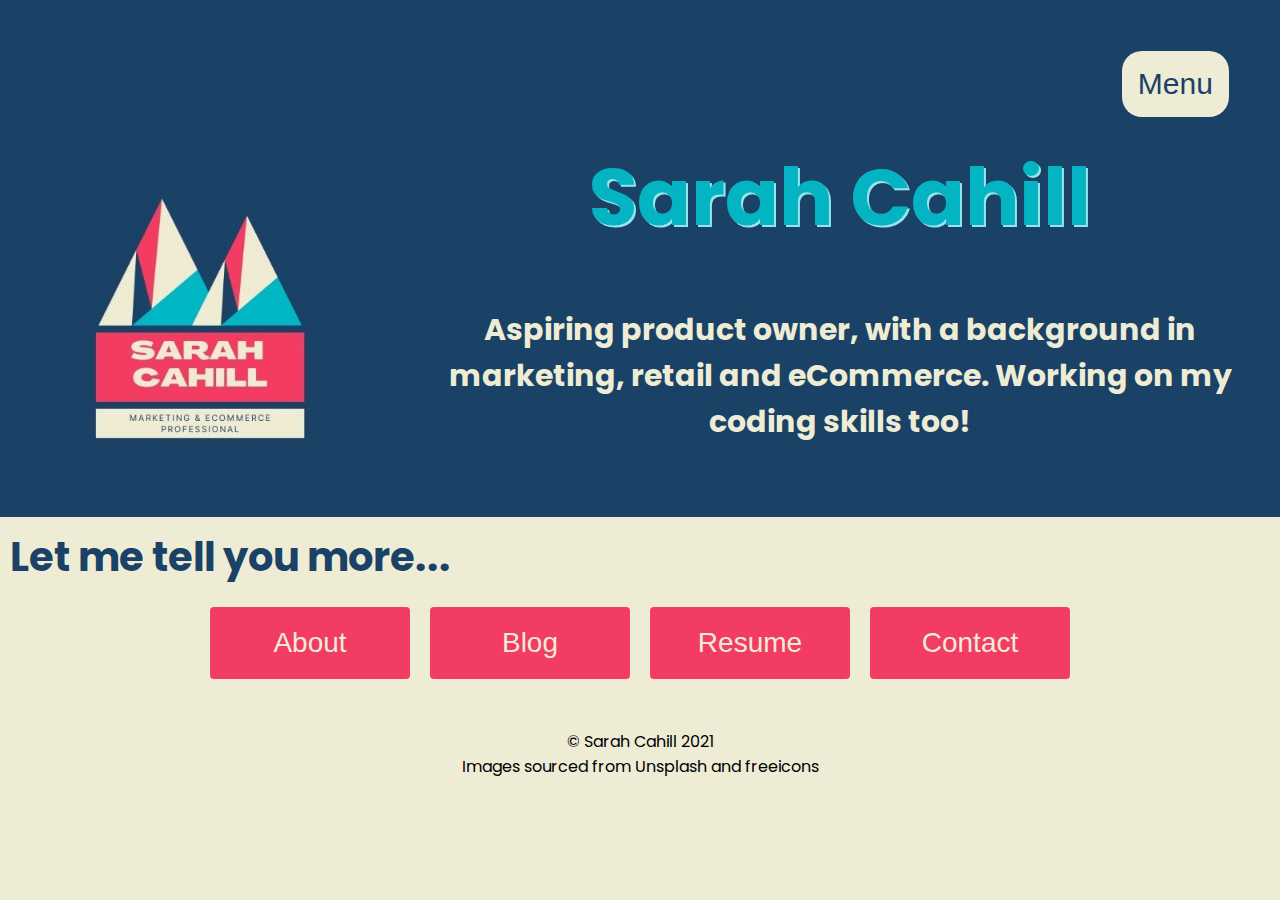
<file: index.html>
<!DOCTYPE html>
<html lang="en" id="homepage">
<head>
    <link rel="stylesheet" href="index.css" integrity="sha384-eA+w71prajrQJJOyFG/RJM9F56bM+4/PU+fOpID5RjTUm7W38ldej0hvmBP/+9u2%">
    <meta charset="UTF-8">
    <meta http-equiv="X-UA-Compatible" content="IE=edge">
    <meta name="viewport" content="width=device-width, initial-scale=1.0">
    <link rel="preconnect" href="https://fonts.gstatic.com">
    <link href="https://fonts.googleapis.com/css2?family=Nunito+Sans:wght@200&family=Poppins:wght@300&display=swap" rel="stylesheet">
    <title>Sarah&rsquo;s Portfolio</title>
    
</head>

<body>

<!-- Drop down menu -->
    <header>
        <div class="dropdown">
            <button class="dropbtn">Menu</button>
                <div class="dropdown-content">
                <a href="about.html">About</a>
                <a href="blog.html">Blog</a>
                <a href="resume.html">Resume</a>
                <a href="contact.html">Contact</a>
                </div>       
        </div>
    </header>

    <!-- Introduction and logo -->
    <section>
        <div class="top">
            <div class="logo">
                <img src="/img/logo.jpg" alt="sarah logo">
            </div>

            <div class="intro">
                <h1>Sarah Cahill</h1>
                <h3>Aspiring product owner, with a background in marketing, retail and eCommerce. Working on my coding skills too!</h3>
            </div>
        </div>    

    </section>

<!-- Links to other site pages -->
<section>
    <h2>Let me tell you more...</h2>

<div class="flex-container">
    <div class="inner-flex-container">
        <div class="flex-buttons">
            <a href="about.html" target="_blank"><button class="button"><span>About </span></button></a>
        </div>
    
        <div class="flex-buttons">
            <a href="blog.html" target="_blank"><button class="button"><span>Blog </span></button></a>
        </div>
    </div>
    <div class="inner-flex-container">
        <div class="flex-buttons">
            <a href="resume.html" target="_blank"><button class="button"><span>Resume </span></button></a>
        </div>

        <div class="flex-buttons">
            <a href="contact.html" target="_blank"><button class="button"><span>Contact </span></button></a>
        </div>
    </div>

</div>

</section>


<!-- Footer -->
    <footer>
        <div id="footer">
            <p>&copy; Sarah Cahill 2021<br>
            Images sourced from Unsplash and freeicons</p>
        </div>
    </footer>
</body>

</html>
</file>
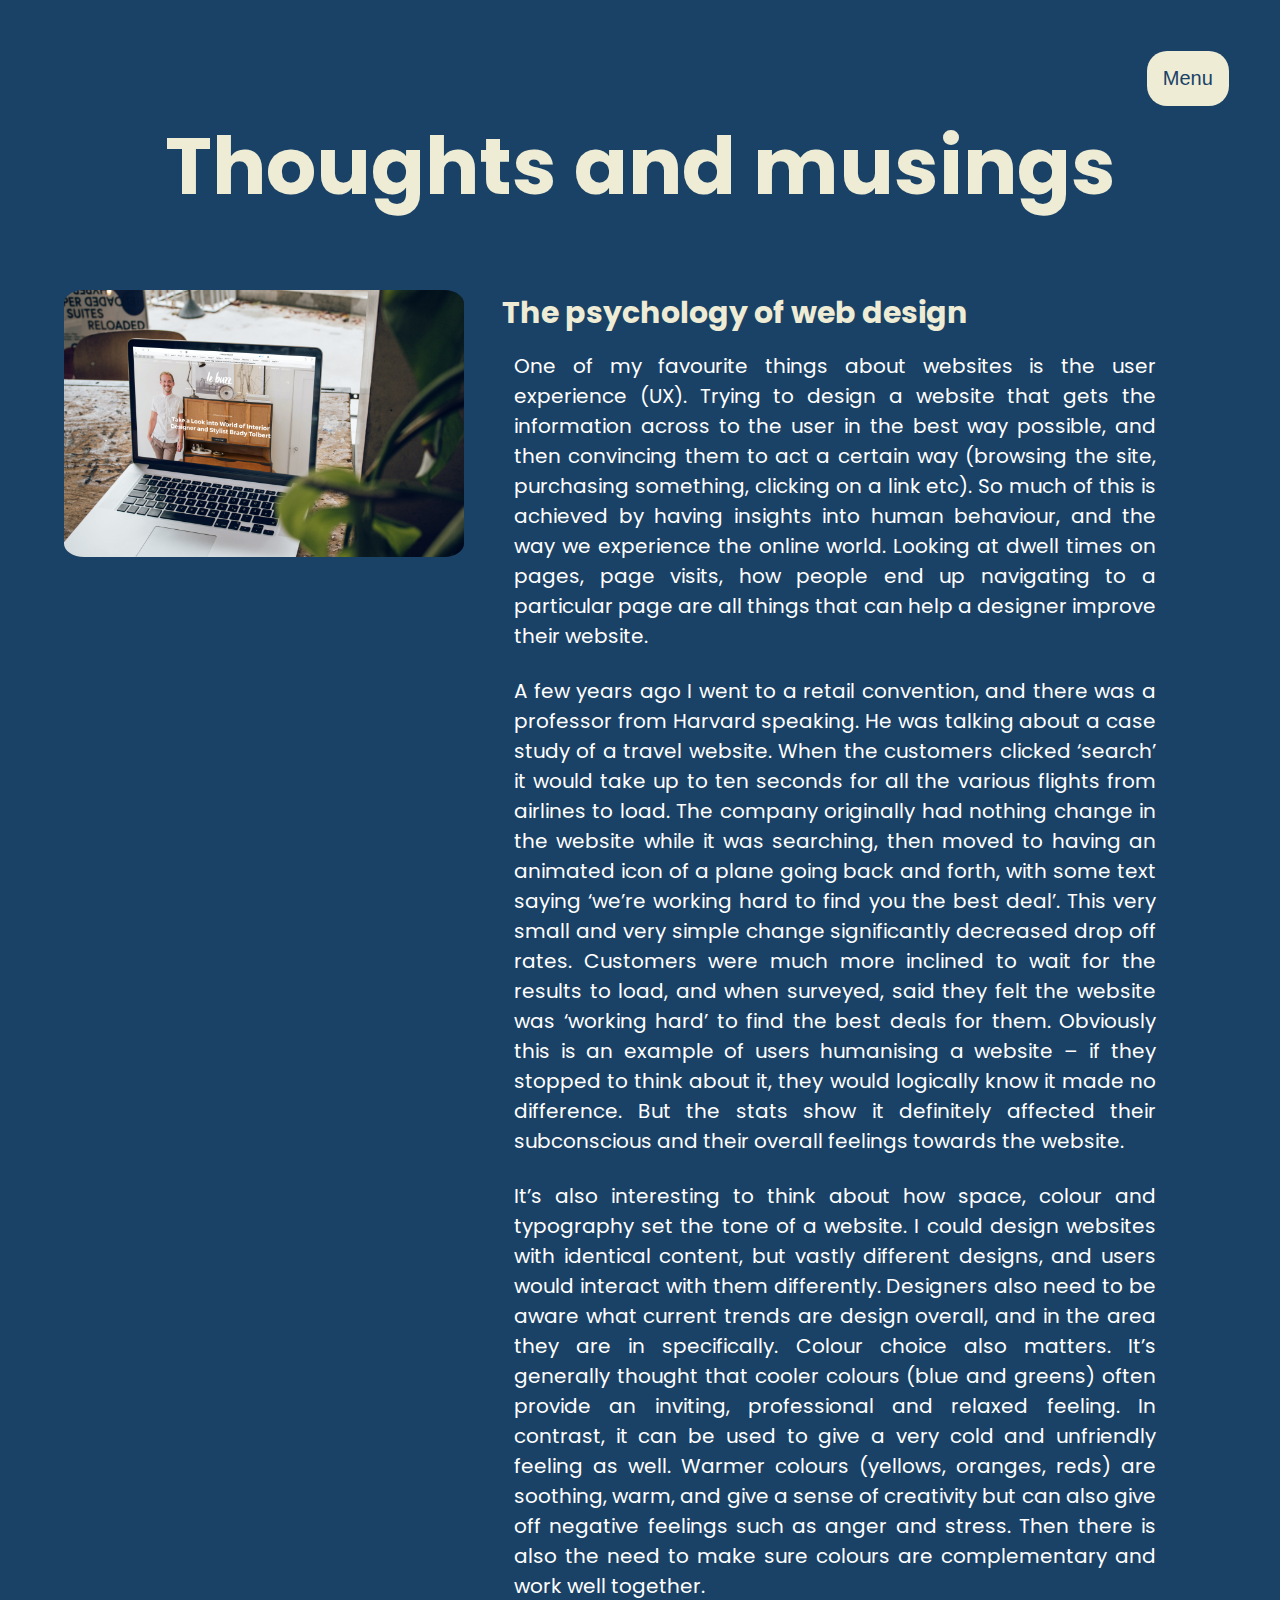
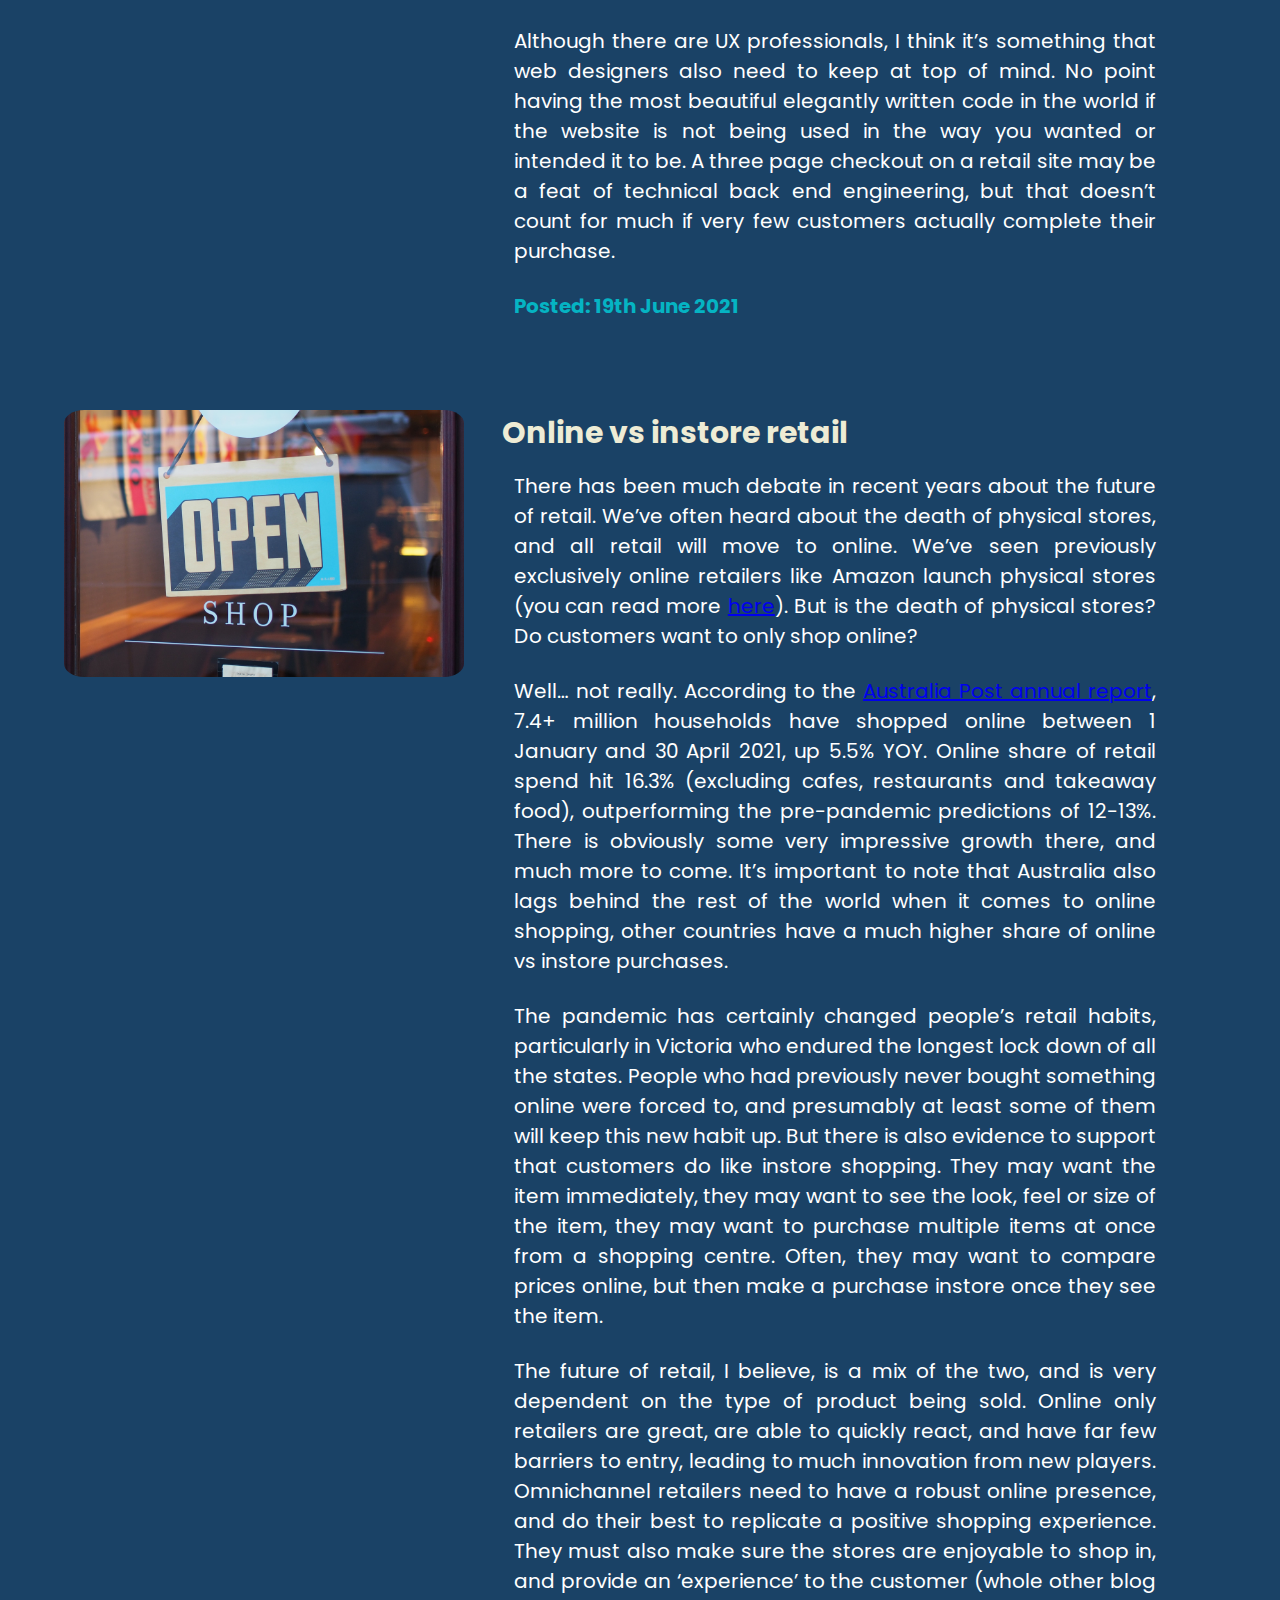
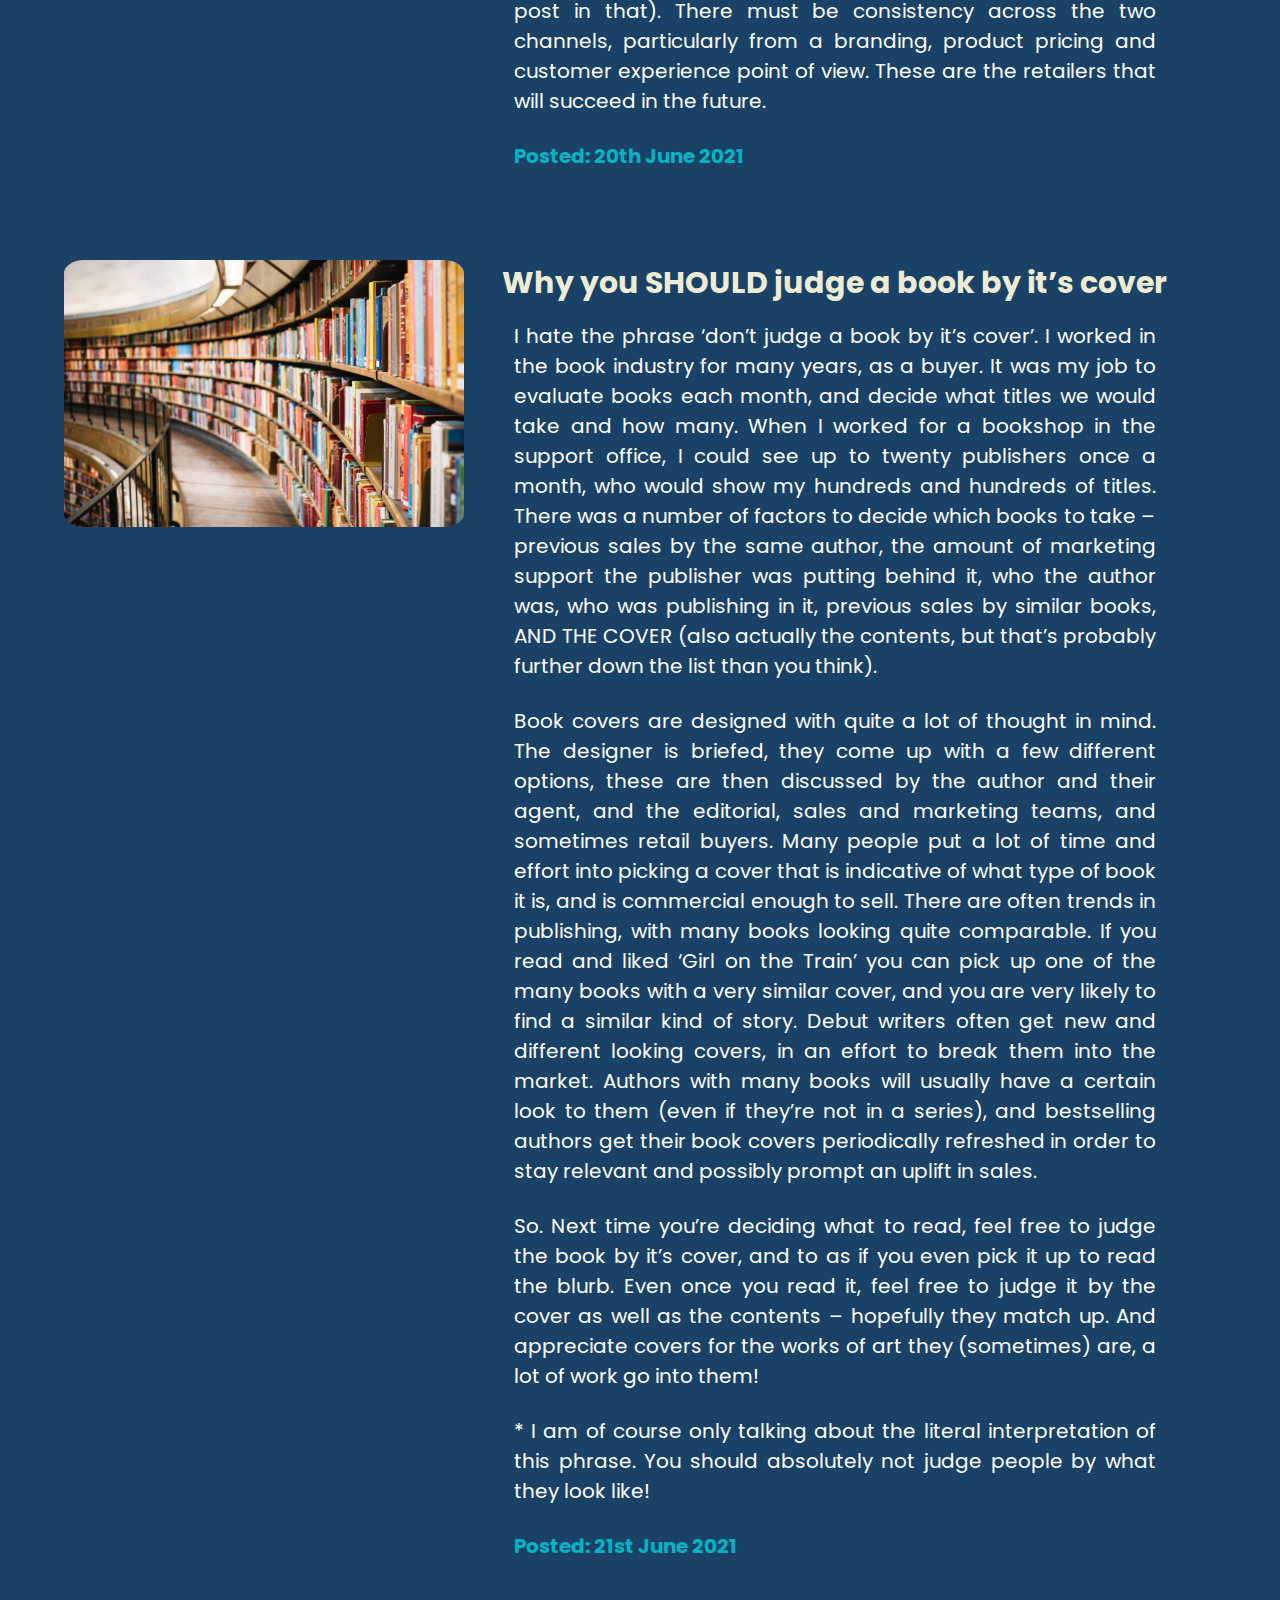
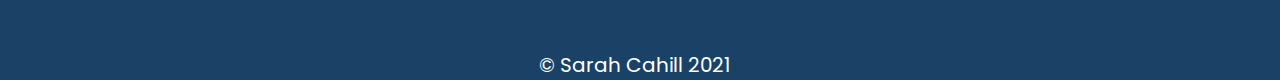
<file: blog.html>
<!DOCTYPE html>
<html lang="en" id="blog">
<head>
    <link rel="stylesheet" href="blog.css" integrity="sha384-puRkrB+nvyeFs7WM4y/j/iLPQvK+csP8pItLOhIH46IKYGnmvr0Sy7ppFkKgE3Go%">
    <meta charset="UTF-8">
    <meta http-equiv="X-UA-Compatible" content="IE=edge">
    <meta name="viewport" content="width=device-width, initial-scale=1.0">
    <link rel="preconnect" href="https://fonts.gstatic.com">
    <link href="https://fonts.googleapis.com/css2?family=Nunito+Sans:wght@200&family=Poppins:wght@300&display=swap" rel="stylesheet">
    <title>Sarah's Portfolio - Blog</title>
</head>

<body>

<!-- Drop down menu -->
<header>
    <div class="dropdown">
        <button class="dropbtn">Menu</button>
            <div class="dropdown-content">
            <a href="index.html">Home</a>
            <a href="about.html">About</a>
            <a href="resume.html">Resume</a>
            <a href="contact.html">Contact</a>
            </div>       
    </div>
</header>

<!-- Heading -->
    <div>
        <h1>Thoughts and musings</h1>
    </div>

<!-- Blog Posts -->
<section>
    <article class="flexbox-blog">
        <div class="blog-images">
            <img src="/img/website.jpg" alt="open laptop"/>
        </div>
        <div>
            <h3>The psychology of web design</h3>
            <p>One of my favourite things about websites is the user experience (UX). Trying to design a website that gets the information across to the user in the best way possible, and then convincing them to act a certain way (browsing the site, purchasing something, clicking on a link etc). So much of this is achieved by having insights into human behaviour, and the way we experience the online world. Looking at dwell times on pages, page visits, how people end up navigating to a particular page are all things that can help a designer improve their website.</p><br> 

            <p>A few years ago I went to a retail convention, and there was a professor from Harvard speaking. He was talking about a case study of a travel website. When the customers clicked ‘search’ it would take up to ten seconds for all the various flights from airlines to load. The company originally had nothing change in the website while it was searching, then moved to having an animated icon of a plane going back and forth, with some text saying ‘we’re working hard to find you the best deal’. This very small and very simple change significantly decreased drop off rates. Customers were much more inclined to wait for the results to load, and when surveyed, said they felt the website was ‘working hard’ to find the best deals for them. Obviously this is an example of users humanising a website – if they stopped to think about it, they would logically know it made no difference. But the stats show it definitely affected their subconscious and their overall feelings towards the website.</p><br> 
            
            <p>It’s also interesting to think about how space, colour and typography set the tone of a website. I could design websites with identical content, but vastly different designs, and users would interact with them differently. Designers also need to be aware what current trends are design overall, and in the area they are in specifically. Colour choice also matters. It’s generally thought that cooler colours (blue and greens) often provide an inviting, professional and relaxed feeling. In contrast, it can be used to give a very cold and unfriendly feeling as well. Warmer colours (yellows, oranges, reds) are soothing, warm, and give a sense of creativity but can also give off negative feelings such as anger and stress. Then there is also the need to make sure colours are complementary and work well together.</p><br>
            
            <p>Although there are UX professionals, I think it’s something that web designers also need to keep at top of mind. No point having the most beautiful elegantly written code in the world if the website is not being used in the way you wanted or intended it to be. A three page checkout on a retail site may be a feat of technical back end engineering, but that doesn’t count for much if very few customers actually complete their purchase.</p><br>
            
            <p><span>Posted: 19th June 2021</span></p><br>
        </div>
    </article>

    <article class="flexbox-blog">    
        <div class="blog-images">
            <img src="/img/open.jpg" alt="open sign"/>
        </div>
        <div>
            <h3>Online vs instore retail</h3>
            <p>There has been much debate in recent years about the future of retail. We’ve often heard about the death of physical stores, and all retail will move to online. We’ve seen previously exclusively online retailers like Amazon launch physical stores (you can read more <a href=https://www.theverge.com/2021/6/15/22534570/amazon-fresh-full-size-grocery-store-just-walk-out-cashierless-technology-bellevue-washington>here</a>). But is the death of physical stores? Do customers want to only shop online? </p><br>

            <p>Well… not really. According to the <a href="https://auspost.com.au/business/marketing-and-communications/access-data-and-insights/ecommerce-trends">Australia Post annual report</a>, 7.4+ million households have shopped online between 1 January and 30 April 2021, up 5.5% YOY. Online share of retail spend hit 16.3% (excluding cafes, restaurants and takeaway food), outperforming the pre-pandemic predictions of 12-13%. There is obviously some very impressive growth there, and much more to come. It’s important to note that Australia also lags behind the rest of the world when it comes to online shopping, other countries have a much higher share of online vs instore purchases. </p><br>

            <p>The pandemic has certainly changed people’s retail habits, particularly in Victoria who endured the longest lock down of all the states. People who had previously never bought something online were forced to, and presumably at least some of them will keep this new habit up. But there is also evidence to support that customers do like instore shopping. They may want the item immediately, they may want to see the look, feel or size of the item, they may want to purchase multiple items at once from a shopping centre. Often, they may want to compare prices online, but then make a purchase instore once they see the item. </p><br>

            <p>The future of retail, I believe, is a mix of the two, and is very dependent on the type of product being sold. Online only retailers are great, are able to quickly react, and have far few barriers to entry, leading to much innovation from new players. Omnichannel retailers need to have a robust online presence, and do their best to replicate a positive shopping experience. They must also make sure the stores are enjoyable to shop in, and provide an ‘experience’ to the customer (whole other blog post in that). There must be consistency across the two channels, particularly from a branding, product pricing and customer experience point of view. These are the retailers that will succeed in the future.</p><br>

            <p><span>Posted: 20th June 2021</span></p><br>
        </div>
    </article>

    <article class="flexbox-blog">
        <div class="blog-images">
            <img src="/img/books.jpg" alt="books"/>
        </div>
        <div>
            <h3>Why you SHOULD judge a book by it’s cover</h3>
            <p>I hate the phrase ‘don’t judge a book by it’s cover’. I worked in the book industry for many years, as a buyer. It was my job to evaluate books each month, and decide what titles we would take and how many. When I worked for a bookshop in the support office, I could see up to twenty publishers once a month, who would show my hundreds and hundreds of titles. There was a number of factors to decide which books to take – previous sales by the same author, the amount of marketing support the publisher was putting behind it, who the author was, who was publishing in it, previous sales by similar books, AND THE COVER (also actually the contents, but that’s probably further down the list than you think).</p><br>

            <p>Book covers are designed with quite a lot of thought in mind. The designer is briefed, they come up with a few different options, these are then discussed by the author and their agent, and the editorial, sales and marketing teams, and sometimes retail buyers. Many people put a lot of time and effort into picking a cover that is indicative of what type of book it is, and is commercial enough to sell. There are often trends in publishing, with many books looking quite comparable. If you read and liked ‘Girl on the Train’ you can pick up one of the many books with a very similar cover, and you are very likely to find a similar kind of story. Debut writers often get new and different looking covers, in an effort to break them into the market. Authors with many books will usually have a certain look to them (even if they’re not in a series), and bestselling authors get their book covers periodically refreshed in order to stay relevant and possibly prompt an uplift in sales.</p><br>
                
            <p>So. Next time you’re deciding what to read, feel free to judge the book by it’s cover, and to as if you even pick it up to read the blurb. Even once you read it, feel free to judge it by the cover as well as the contents – hopefully they match up. And appreciate covers for the works of art they (sometimes) are, a lot of work go into them!</p><br>
                
            <p>* I am of course only talking about the literal interpretation of this phrase. You should absolutely not judge people by what they look like!</p><br>
                 
            <p><span>Posted: 21st June 2021</span></p><br>
        </div>
    </article>

    
    
</section>

<!-- Footer -->
        <footer>
            <div id="footer">
                <p>&copy; Sarah Cahill 2021</p>
            </div>
        </footer>

</body>
</file>
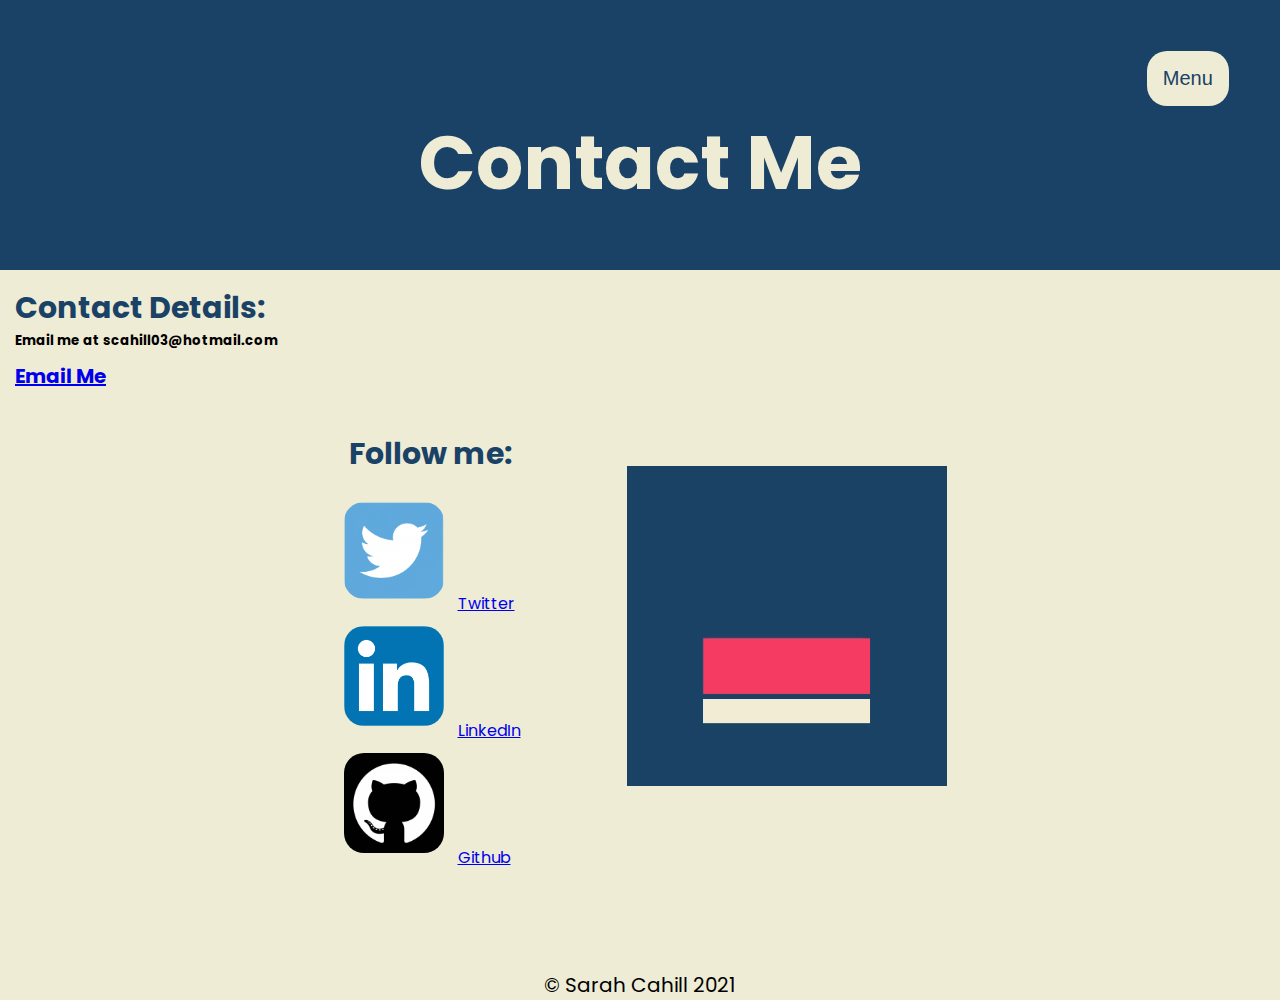
<file: contact.html>
<!DOCTYPE html>
<html lang="en" id="contact">
<head>
    <link rel="stylesheet" href="contact.css" integrity="sha384-Pvr/UNRxOpRWwfIfBvwuTwSBiyYXT+lRdOOT8BAAzrLoTFvR0hUQ2re3AUzqRxNU%">
    <meta charset="UTF-8">
    <meta http-equiv="X-UA-Compatible" content="IE=edge">
    <meta name="viewport" content="width=device-width, initial-scale=1.0">
    <link rel="preconnect" href="https://fonts.gstatic.com">
    <link href="https://fonts.googleapis.com/css2?family=Nunito+Sans:wght@200&family=Poppins:wght@300&display=swap" rel="stylesheet">
    <title>Sarah's Portfolio - Contact</title>
</head>

<body>

<!-- Drop down menu -->
<header>
    <div class="dropdown">
        <button class="dropbtn">Menu</button>
            <div class="dropdown-content">
            <a href="index.html">Home</a>
            <a href="about.html">About</a>
            <a href="blog.html">Blog</a>
            <a href="resume.html">Resume</a>
            </div>       
    </div>
</header>

<!-- Heading -->
    <div>
        <h1>Contact Me</h1>
    </div>
    

<!-- Contact Details -->    
<section class="contact-container">
    <section class="contact">
        <h2>Contact Details:</h2>
        <h5>Email me at scahill03@hotmail.com</h5>
        <a href="mailto:sjcahill03@hotmail.com" target="_blank"><h6>Email Me</h6></a>
    </section>
    <div class="flexbox-details">
<!-- Contact icons and links --> 
        <div class="flexbox-pics">
            <div class="follow">
                <h2>Follow me:</h2>
            </div>
    
            <div class="social-icons">
                <img src="/img/twitter.png" alt="twitter"/>
                <a href="https://twitter.com/sarcah" target="_blank">Twitter</a>
            </div>
            
            <div class="social-icons">
                <img src="/img/linkedin.png" alt="linkedin"/>
                <a href="https://au.linkedin.com/in/sarah-cahill-2b67b212" target="blank">LinkedIn</a>
            </div>
            
            <div class="social-icons">
                <img src="/img/github.png" alt=github/>
                <a href="https://github.com/sarcah/sarcah.github.io.git" target="blank">Github</a>
            </div>
        </div>

<!-- Video logo -->
        <div class="logo">
            <br><br>
                <video width="320" height="320" autoplay loop playsinline>
                <source src="/img/logo.mp4" type="video/mp4"/>
                Your browser does not support the video tag.
                </video>
        </div>
    </div>
</section>

<!-- Footer -->
    <footer>
        <div id="footer">
            <p>&copy; Sarah Cahill 2021</p>
        </div>
    </footer>

</body>
</file>
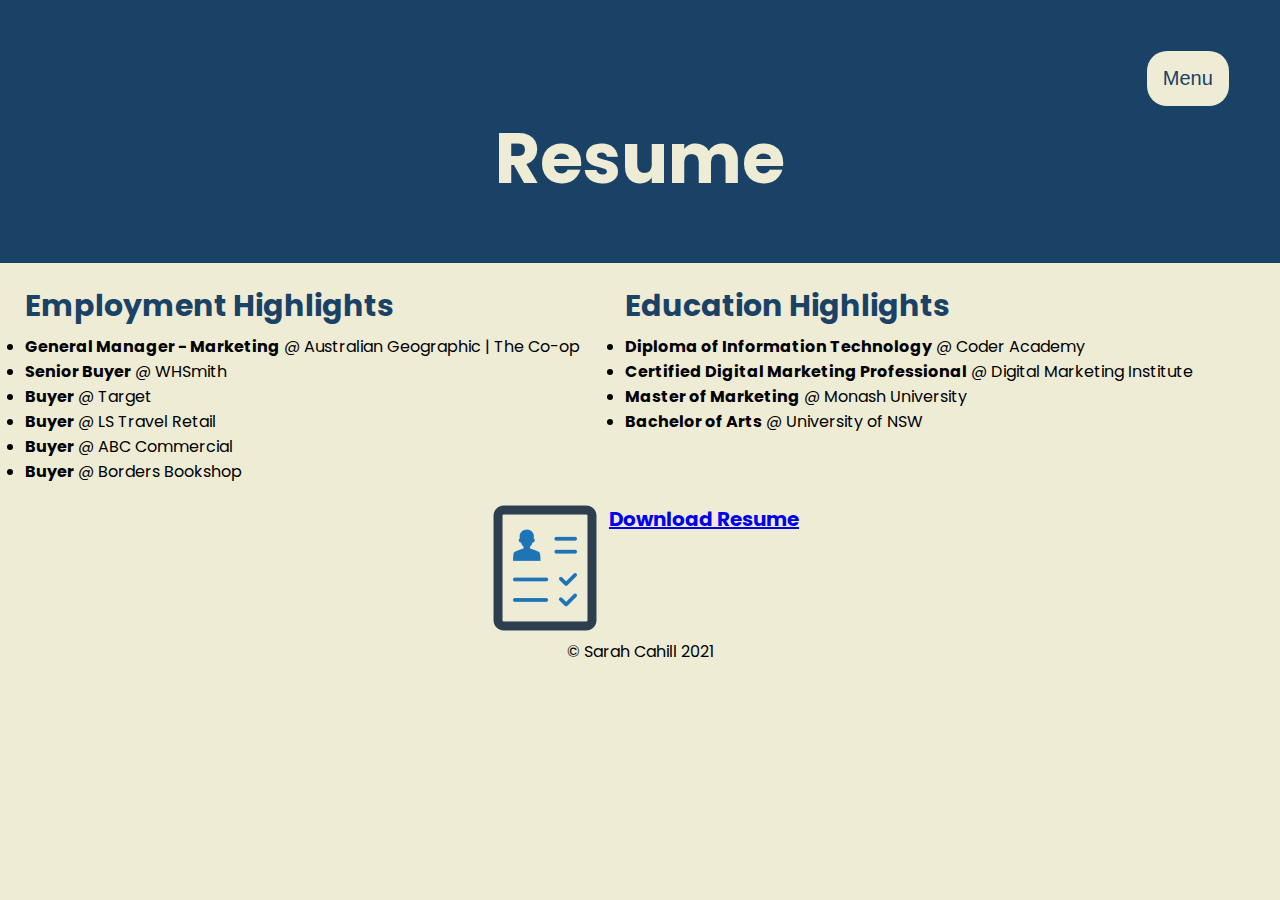
<file: resume.html>
<!DOCTYPE html>
<html lang="en" id="resume">
<head>
    <link rel="stylesheet" href="resume.css" integrity="sha384-1xCPM56JhIOSQlQbkfe4LNnM5ABRQVwycmNBSMUayxnsnWZ0DK6nalpZpVtxRQxK%">
    <meta charset="UTF-8">
    <meta http-equiv="X-UA-Compatible" content="IE=edge">
    <meta name="viewport" content="width=device-width, initial-scale=1.0">
    <link rel="preconnect" href="https://fonts.gstatic.com">
    <link href="https://fonts.googleapis.com/css2?family=Nunito+Sans:wght@200&family=Poppins:wght@300&display=swap" rel="stylesheet">
    <title>Sarah's Portfolio - Resume</title>
</head>

<body>

<!-- Drop down menu -->
<header>
    <div class="dropdown">
        <button class="dropbtn">Menu</button>
            <div class="dropdown-content">
            <a href="index.html">Home</a>
            <a href="about.html">About</a>
            <a href="blog.html">Blog</a>
            <a href="contact.html">Contact</a>
            </div>       
    </div>
</header>

<!-- Title -->
    <div>
        <h1>Resume</h1>
    </div>

<!-- Summarised Resume -->
<section>
    <div class="summary">
        <div class="employment">
            <h3>Employment Highlights</h3>
            <ul>
                <li><b>General Manager - Marketing</b> @ Australian Geographic | The Co-op</li>
                <li><b>Senior Buyer</b> @ WHSmith</li>
                <li><b>Buyer</b> @ Target</li>
                <li><b>Buyer</b> @ LS Travel Retail</li>
                <li><b>Buyer</b> @ ABC Commercial</li>
                <li><b>Buyer</b> @ Borders Bookshop</li>
            </ul>
        </div>

        <div class="education">
            <h3>Education Highlights</h3>
            <ul>
                <li><b>Diploma of Information Technology</b> @ Coder Academy</li>
                <li><b>Certified Digital Marketing Professional</b> @ Digital Marketing Institute </li>
                <li><b>Master of Marketing</b> @ Monash University</li>
                <li><b>Bachelor of Arts</b> @ University of NSW</li>
            </ul>
        </div>
    </div>
</section>

<!-- Link to download or email resume -->
<section>
    <div class="resume_download">
        <a href="resume.pdf" download>
            <img src="/img/resume_icon.png" alt="resume icon">
        </a>
        <a href="/img/resume_sarahcahill.pdf" download>
            <h6>Download Resume</h6>
        </a>
       
    </div>

</section>

<!-- Footer -->
<footer>
    <div id="footer">
        <p>&copy; Sarah Cahill 2021</p>
    </div>
</footer>

</body>
</file>
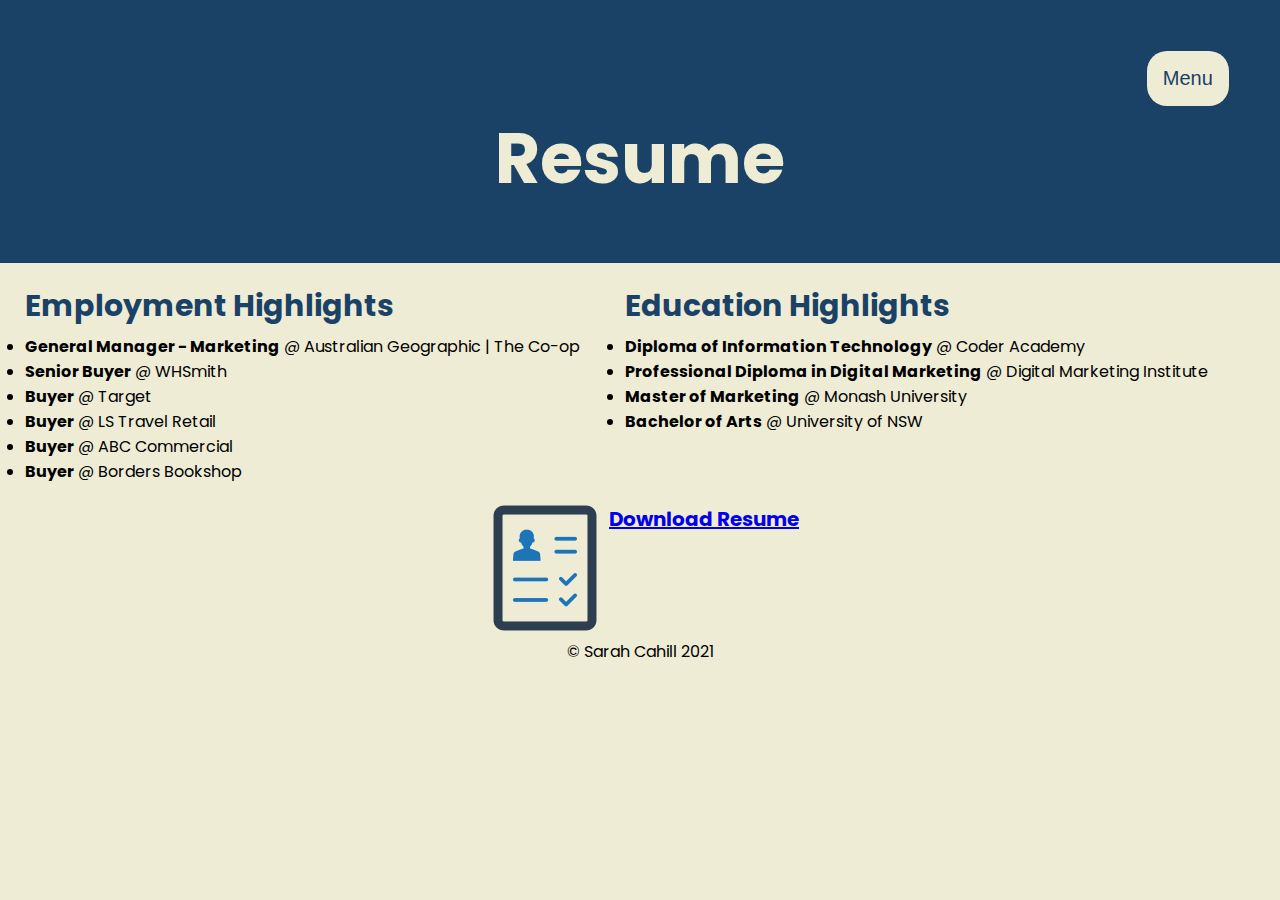
<file: src/resume.html>
<!DOCTYPE html>
<html lang="en" id="resume">
<head>
    <link rel="stylesheet" href="resume.css" integrity="sha384-1xCPM56JhIOSQlQbkfe4LNnM5ABRQVwycmNBSMUayxnsnWZ0DK6nalpZpVtxRQxK%">
    <meta charset="UTF-8">
    <meta http-equiv="X-UA-Compatible" content="IE=edge">
    <meta name="viewport" content="width=device-width, initial-scale=1.0">
    <link rel="preconnect" href="https://fonts.gstatic.com">
    <link href="https://fonts.googleapis.com/css2?family=Nunito+Sans:wght@200&family=Poppins:wght@300&display=swap" rel="stylesheet">
    <title>Sarah's Portfolio - Resume</title>
</head>

<body>

<!-- Drop down menu -->
<header>
    <div class="dropdown">
        <button class="dropbtn">Menu</button>
            <div class="dropdown-content">
            <a href="index.html">Home</a>
            <a href="about.html">About</a>
            <a href="blog.html">Blog</a>
            <a href="contact.html">Contact</a>
            </div>       
    </div>
</header>

<!-- Title -->
    <div>
        <h1>Resume</h1>
    </div>

<!-- Summarised Resume -->
<section>
    <div class="summary">
        <div class="employment">
            <h3>Employment Highlights</h3>
            <ul>
                <li><b>General Manager - Marketing</b> @ Australian Geographic | The Co-op</li>
                <li><b>Senior Buyer</b> @ WHSmith</li>
                <li><b>Buyer</b> @ Target</li>
                <li><b>Buyer</b> @ LS Travel Retail</li>
                <li><b>Buyer</b> @ ABC Commercial</li>
                <li><b>Buyer</b> @ Borders Bookshop</li>
            </ul>
        </div>

        <div class="education">
            <h3>Education Highlights</h3>
            <ul>
                <li><b>Diploma of Information Technology</b> @ Coder Academy</li>
                <li><b>Professional Diploma in Digital Marketing</b> @ Digital Marketing Institute </li>
                <li><b>Master of Marketing</b> @ Monash University</li>
                <li><b>Bachelor of Arts</b> @ University of NSW</li>
            </ul>
        </div>
    </div>
</section>

<!-- Link to download or email resume -->
<section>
    <div class="resume_download">
        <a href="resume.pdf" download>
            <img src="/img/resume_icon.png" alt="resume icon">
        </a>
        <a href="resume.pdf" download>
            <h6>Download Resume</h6>
        </a>
       
    </div>

</section>

<!-- Footer -->
<footer>
    <div id="footer">
        <p>&copy; Sarah Cahill 2021</p>
    </div>
</footer>

</body>
</file>
<file: index.css>
/* css files mostly use px for sizing, and so was not 
very responsive. @Media rules were added to overcome 
this. If this project was started again, would NOT use 
this method */

* {
    margin: 0;
    padding: 0;
    box-sizing: border-box;
}

body {
    background-color: #EEECD5;
    font-family: 'Poppins', sans-serif;
}

header {
    background-color: #1A4266;
    justify-content: flex-end;
    display: flex;
    padding-right: 4vw;
    padding-top: 4vw;
}

/* Drop down menu */
.dropbtn {
    right: 0;
    background-color: #EEECD5;
    border-radius: 20px;
    color: #1A4266;
    padding: 16px;
    font-size: 20px;
    border: none;
    cursor: pointer;
}

.dropdown {
    position: relative;
    display: inline-block;
}
  
.dropdown-content {
    display: none;
    position: absolute;
    background-color: #EEECD5;
    min-width: 160px;
    box-shadow: 0px 8px 16px 0px rgba(0, 0, 0, 0.2);
    z-index: 1;
    font-size: 15px;
}

.dropdown-content a {
    color: #1A4266;
    padding: 12px 16px;
    text-decoration: none;
    display: block;
}

.dropdown-content a:hover {
    background-color: #F5aebe;
}

.dropdown:hover .dropdown-content {
    display: block;
}

.dropdown:hover .dropbtn {
    background-color: #f23c64;
}
/* main middle secion */
.top {
    width: 100%;
    display: flex;
    flex-direction: column;
}

.intro {
    background-color: #1A4266;
    color: #EEECD5;
    padding: 10px;
}

.logo {
    background-color: #1A4266;
    justify-content: center;
    display: inherit;
}

.logo img {
    max-width: 400px;
    max-height: 400px;
    justify-content: center;
}

h1 {
    font-size: 80px;
    margin-bottom: 0px;
    color: #05b4c3;
    text-shadow: 2px 2px #95E5ED;
    text-align: center;
    margin: 10px;
}

h3 {
    margin: 10px;
    margin-bottom: 20px;
    text-align: center;
}

h2 {
    margin: 10px;
    font-size: 30px;
    color: #1A4266;
}

/* Links to other pages */
.flex-container {
    background: #EEECD5;
    display: flex;
    flex-direction: column;
    align-items: center;
    flex-wrap: nowrap;
} 

.button {
    border-radius: 4px;
    background-color: #f23c64;
    border: none;
    color: #EEECD5;
    text-align: center;
    font-size: 28px;
    padding: 20px;
    width: 200px;
    transition: all 0.5s;
    cursor: pointer;
    margin: 10px;
  }
  
  .button span {
    cursor: pointer;
    display: inline-block;
    position: relative;
    transition: 0.5s;
  }
  
  .button span:after {
    content: '\00bb';
    position: absolute;
    opacity: 0;
    top: 0;
    right: -20px;
    transition: 0.5s;
  }
  
  .button:hover span {
    padding-right: 25px;
  }
  
  .button:hover span:after {
    opacity: 1;
    right: 0;
  }

/* Footer */
#footer {
    display: flex; 
    justify-content: center; 
    margin-top: 40px;
    text-align: center;
}

/* Screen resizing for ipad */
@media only screen and (min-width: 768px) {
    .dropbtn {
        font-size: 30px;
    }

    .flex-container {
        flex-direction: row;
        flex-wrap: wrap;
        justify-content: center;
    }

    .inner-flex-container {
        display: flex;
    }

    .flex-button {
        margin-left: 40px;
        margin-right: 40px;
    }
}

/* Screen resizing for desktop */
@media only screen and (min-width: 1024px) {
    .inner-flex-container {
        display: flex;
    }

    .top {
        flex-direction: row;
        width: 100%;
    }

    h3 {
        font-size: 30px;
        margin-top: 50px;
    }

    h2 {
        font-size: 40px;
    }
}

/* Screen resizing for wide desktop*/
@media screen and (min-width: 1700px) {
    
    .top {
        flex-direction: row;
        width: 100%;
        padding-bottom: 6vw;
        background-color: #1A4266;
    }

    .dropbtn {
        padding: 32px;
        font-size: 60px;
    }

    .dropdown-content {
        min-width: 180px;
        padding: 20px;
        font-size: 55px;
    }

    .intro {
        vertical-align: center;
        margin-top: 300px;
    }

    .logo {
        margin-top: 200px;
        margin-left: 200px;
        width: 800px;
    }

    .logo img {
        min-width: 900px;
        min-height: 900px;
    }
        
    .flex-container {
        flex-direction: row;
        justify-content: center;
        max-width: 100%;
    }

    h1 {
        font-size: 180px;
    }

    h2 {
        font-size: 120px;
        margin-left: 50px;
        margin-top: 80px;
    }

    h3 {
        font-size: 80px;
    }

    .button {
        border-radius: 15px;
        font-size: 80px;
        padding: 60px;
        width: 380px;
        margin: 40px;
      }

    .button:hover span {
        padding-right: 55px;
      }

    #footer {
        font-size: 40px;
    }
}
</file>
<file: blog.css>
* {
    margin: 0;
    padding: 0;
    box-sizing: border-box;
}

body {
    background-color: #1A4266;
    font-family: 'Poppins', sans-serif;
    background-size: cover;
}

header {
    background-color: #1A4266;
    display: flex;
    justify-content: flex-end;
    padding-right: 4vw;
    padding-top: 4vw;
}

/* Drop down menu */
.dropbtn {
    right: 0;
    background-color: #EEECD5;
    border-radius: 20px;
    color: #1A4266;
    padding: 16px;
    font-size: 20px;
    border: none;
    cursor: pointer;
}
  
.dropdown {
    position: relative;
    display: inline-block;
}
  
.dropdown-content {
    display: none;
    position: absolute;
    background-color: #f9f9f9;
    min-width: 160px;
    box-shadow: 0px 8px 16px 0px rgba(0, 0, 0, 0.2);
    z-index: 1;
}

.dropdown-content a {
    color: black;
    padding: 12px 16px;
    text-decoration: none;
    display: block;
}

.dropdown-content a:hover {
    background-color: #F5aebe;
}

.dropdown:hover .dropdown-content {
    display: block;
}

.dropdown:hover .dropbtn {
    background-color: #f23c64;
}

/* Heading */
h1 {
    font-size: 80px;
    background-color: #1A4266;
    color: #EEECD5;
    text-align: center;
    margin-top: 0px;
}

/* Blog posts */
.flexbox-blog {
    display: flex;
    margin: 5%;
    flex-direction: column;
}

h3 {
    background-color: #1A4266;
    color: #EEECD5;
    margin-left: 5%;
    margin-right: 5%;
    margin-top: 0%;
    margin-bottom: 2%;
    font-size: 30px
}

p {
    font-size: 20px;
    background-color: #1A4266;
    color: white;
    text-align: justify;
    margin-left: 10%;
}

p span {
    color:#05b4c3;
    font-weight: bold;
}

.blog-images img {
    max-width: 350px;
    height: auto;
    border-radius: 5%;
    margin-right: 20px;
}

.flexbox-blog a:visited {
    color: pink;
    background-color: transparent;
    text-decoration: none;
  }
  

/* Footer */
#footer {
    display: flex; 
    justify-content: center; 
    font-size: 20px;
}

/* Screen resizing for ipad */
@media screen and (min-width: 768px) {
    .flexbox-blog {
        flex-direction: column;
    }

    .blog-images img {
        max-width: 600px;
        height: auto;
        margin-left: 50px;
        margin-right: 60px;
    }

   h3 {
       font-size: 50px;
   }

   p {
    margin-left: 50px;
    margin-right: 60px;
   }
}

/* Screen resizing for wide desktop*/
@media screen and (min-width: 1280px) {
    
    .flexbox-blog {
        flex-direction: row;
    }

    .blog-images img {
        max-width: 400px;
        height: auto;
        margin: 0px;
    }

    h3 {
        font-size: 30px;
    }
}

/* Screen resizing for wide desktop*/
@media screen and (min-width: 1700px) {

    .dropbtn {
        padding: 32px;
        font-size: 60px;
    }

    .dropdown-content {
        min-width: 180px;
        padding: 20px;
        font-size: 55px;
    }

    h1 {
        font-size: 180px;
    }

    .flexbox-blog {
        flex-direction: row;
    }

    h3 {
        font-size: 100px;
    }

    h6 {
        font-size: 50px;
        margin-top: 80px;
    }

    p {
        font-size: 70px;
        padding-left: 100px;
    }

    .blog-images img {
        max-width: 1000px;
        height: auto;
        border-radius: 20%;
        margin: 10px;
    }

    #footer {
        font-size: 40px;
    }
}
</file>
<file: contact.css>
* {
    margin: 0;
    padding: 0;
    box-sizing: border-box;
}

body {
    background-color: #EEECD5;
    font-family: 'Poppins', sans-serif;
}

header {
    background-color: #1A4266;
    display: flex;
    justify-content: flex-end;
    padding-right: 4vw;
    padding-top: 4vw;
}

/* Drop down menu */
.dropbtn {
    right: 0;
    background-color: #EEECD5;
    border-radius: 20px;
    color: #1A4266;
    padding: 16px;
    font-size: 20px;
    border: none;
    cursor: pointer;
}
  
.dropdown {
    position: relative;
    display: inline-block;
}
  
.dropdown-content {
    display: none;
    position: absolute;
    background-color: #f9f9f9;
    min-width: 160px;
    box-shadow: 0px 8px 16px 0px rgba(0, 0, 0, 0.2);
    z-index: 1;
}

.dropdown-content a {
    color: black;
    padding: 12px 16px;
    text-decoration: none;
    display: block;
}

.dropdown-content a:hover {
    background-color: #F5aebe;
}

.dropdown:hover .dropdown-content {
    display: block;
}

.dropdown:hover .dropbtn {
    background-color: #f23c64;
}

/* Heading */
h1 {
    font-size: 75px;
    background-color: #1A4266;
    color: #EEECD5;
    text-align: center;
    margin-top: 0px;
    padding-bottom: 4vw;
}


/* Main section with icons, contacts and mp4 */

.contact {
    margin: 15px;
}

.follow {
    margin: 15px;
}

h2 {
    font-size: 30px;
    color: #1A4266;
}

h6 {
    font-size: 20px;
    margin-top: 10px;
    margin-bottom: 10px;
}

p {
    font-size: 20px;
}

.social_icons {
    margin: auto;
}

.social-icons img {
    width: 100px;
    height: auto;
    border-radius: 20%;
    margin: 10px;
}

#footer {
    display: flex; 
    justify-content: center; 
}

.contact-container {
    display: flex;
    flex-direction: column;
}

/* Screen resizing for desktop*/
@media only screen and (min-width: 769px) {
    .flexbox-details {
        display: flex;
        flex-direction: row;
        justify-content: center;
    }

    .flexbox-pics {
        display: flex;
        flex-direction: column;
        margin-right: 100px;
    }

    #footer {
        margin-top: 100px;
    }
}

/* Screen resizing for wide desktop*/
@media screen and (min-width: 1700px) {
    
    .top {
        flex-direction: row;
        width: 100%;
        padding-bottom: 6vw;
        background-color: #1A4266;
    }

    .dropbtn {
        padding: 32px;
        font-size: 60px;
    }

    .dropdown-content {
        min-width: 180px;
        padding: 20px;
        font-size: 55px;
    }

    .intro {
        vertical-align: center;
    }


    h1 {
        font-size: 180px;
    }

    h2 {
        font-size: 120px;
        margin-left: 50px;
    }

    h6 {
        font-size: 80px;
        margin-left: 50px;
        margin-top: 80px;
    }

    h5 {
        font-size: 80px;
        margin-top: 80px;
        margin-left: 50px;
    }
    
    .social-icons {
        max-width: 300px;
        height: auto;
        border-radius: 20%;
        margin: 10px;
        font-size: 80px;
    }

    .social-icons img {
        width: 300px;
        height: auto;
        margin: 10px;
    }

    .logo video {
        width: 1500px;
        height: auto;
        padding-left: 100px;
    }

    p {
        font-size: 40px;
    }
}
</file>
<file: resume.css>
* {
    margin: 0;
    padding: 0;
    box-sizing: border-box;
}

body {
    background-color: #EEECD5;
    font-family: 'Poppins', sans-serif;
}

header {
    background-color: #1A4266;
    display: flex;
    justify-content: flex-end;
    padding-right: 4vw;
    padding-top: 4vw;
}

/* Drop down menu */
.dropbtn {
    right: 0;
    background-color: #EEECD5;
    border-radius: 20px;
    color: #1A4266;
    padding: 16px;
    font-size: 20px;
    border: none;
    cursor: pointer;
}
  
.dropdown {
    position: relative;
    display: inline-block;
}
  
.dropdown-content {
    display: none;
    position: absolute;
    background-color: #f9f9f9;
    min-width: 160px;
    box-shadow: 0px 8px 16px 0px rgba(0, 0, 0, 0.2);
    z-index: 1;
}

.dropdown-content a {
    color: black;
    padding: 12px 16px;
    text-decoration: none;
    display: block;
}

.dropdown-content a:hover {
    background-color: #F5aebe;
}

.dropdown:hover .dropdown-content {
    display: block;
}

.dropdown:hover .dropbtn {
    background-color: #f23c64;
}

/* Heading */
h1 {
    font-size: 70px;
    background-color: #1A4266;
    color: #EEECD5;
    text-align: center;
    margin-top: 0px;
    padding-bottom: 4vw;
}

/* Education and Employment highlights */
h3 {
    color: #1A4266;
    font-size: 30px;
    margin-bottom: 5px;
    font-weight: bolder;
}

.employment {
    margin: 20px;
    margin-left: 25px;
}

.education {
    margin: 20px;
    margin-left: 25px;
}

.flex_box1 li {
    font-size: 18px;
}

/* Resume */
.resume_download {
    display: flex;
    justify-content: center; 
}

h6 {
    font-size: 20px;
}

/* Footer */
#footer {
    display: flex; 
    justify-content: center; 
}

/* Screen resizing for ipad*/
@media screen and (min-width: 800px) {
    
    .summary {
        display: flex;
        flex-direction: row;
    }

    h6 {
        font-size: 20px;
    }
}

/* Screen resizing for wide desktop*/
@media screen and (min-width: 1700px) {
    
    .top {
        flex-direction: row;
        width: 100%;
        padding-bottom: 6vw;
        background-color: #1A4266;
    }

    .dropbtn {
        padding: 32px;
        font-size: 60px;
    }

    .dropdown-content {
        min-width: 180px;
        padding: 20px;
        font-size: 55px;
    }

    .logo img {
        max-width: 1500px;
    }
        
    .flex-container {
        flex-direction: row;
        justify-content: center;
    }

    h1 {
        font-size: 180px;
    }

    h3 {
        font-size: 120px;
        margin-left: 50px;
        margin-top: 80px;
    }

    h6 {
        font-size: 80px;
        margin-left: 80px;
        margin-top: 50px;
    }

    p {
        font-size: 40px;
        margin-top: 80px;
        margin-left: 50px;
    }

    ul {
        font-size: 55px;
    }

    .employment {
        margin-left: 90px;
        margin-right: 90px;
    }

    .education {
        margin-left: 90px;
        margin-right: 90px;
    }
    
    .resume_download img {
        height: 300px;
    }

    #footer {
        font-size: 40px;
    }
}
</file>
<file: src/resume.css>
* {
    margin: 0;
    padding: 0;
    box-sizing: border-box;
}

body {
    background-color: #EEECD5;
    font-family: 'Poppins', sans-serif;
}

header {
    background-color: #1A4266;
    display: flex;
    justify-content: flex-end;
    padding-right: 4vw;
    padding-top: 4vw;
}

/* Drop down menu */
.dropbtn {
    right: 0;
    background-color: #EEECD5;
    border-radius: 20px;
    color: #1A4266;
    padding: 16px;
    font-size: 20px;
    border: none;
    cursor: pointer;
}
  
.dropdown {
    position: relative;
    display: inline-block;
}
  
.dropdown-content {
    display: none;
    position: absolute;
    background-color: #f9f9f9;
    min-width: 160px;
    box-shadow: 0px 8px 16px 0px rgba(0, 0, 0, 0.2);
    z-index: 1;
}

.dropdown-content a {
    color: black;
    padding: 12px 16px;
    text-decoration: none;
    display: block;
}

.dropdown-content a:hover {
    background-color: #F5aebe;
}

.dropdown:hover .dropdown-content {
    display: block;
}

.dropdown:hover .dropbtn {
    background-color: #f23c64;
}

/* Heading */
h1 {
    font-size: 70px;
    background-color: #1A4266;
    color: #EEECD5;
    text-align: center;
    margin-top: 0px;
    padding-bottom: 4vw;
}

/* Education and Employment highlights */
h3 {
    color: #1A4266;
    font-size: 30px;
    margin-bottom: 5px;
    font-weight: bolder;
}

.employment {
    margin: 20px;
    margin-left: 25px;
}

.education {
    margin: 20px;
    margin-left: 25px;
}

.flex_box1 li {
    font-size: 18px;
}

/* Resume */
.resume_download {
    display: flex;
    justify-content: center; 
}

h6 {
    font-size: 20px;
}

/* Footer */
#footer {
    display: flex; 
    justify-content: center; 
}

/* Screen resizing for ipad*/
@media screen and (min-width: 800px) {
    
    .summary {
        display: flex;
        flex-direction: row;
    }

    h6 {
        font-size: 20px;
    }
}

/* Screen resizing for wide desktop*/
@media screen and (min-width: 1700px) {
    
    .top {
        flex-direction: row;
        width: 100%;
        padding-bottom: 6vw;
        background-color: #1A4266;
    }

    .dropbtn {
        padding: 32px;
        font-size: 60px;
    }

    .dropdown-content {
        min-width: 180px;
        padding: 20px;
        font-size: 55px;
    }

    .logo img {
        max-width: 1500px;
    }
        
    .flex-container {
        flex-direction: row;
        justify-content: center;
    }

    h1 {
        font-size: 180px;
    }

    h3 {
        font-size: 120px;
        margin-left: 50px;
        margin-top: 80px;
    }

    h6 {
        font-size: 80px;
        margin-left: 80px;
        margin-top: 50px;
    }

    p {
        font-size: 40px;
        margin-top: 80px;
        margin-left: 50px;
    }

    ul {
        font-size: 55px;
    }

    .employment {
        margin-left: 90px;
        margin-right: 90px;
    }

    .education {
        margin-left: 90px;
        margin-right: 90px;
    }
    
    .resume_download img {
        height: 300px;
    }

    #footer {
        font-size: 40px;
    }
}
</file>
